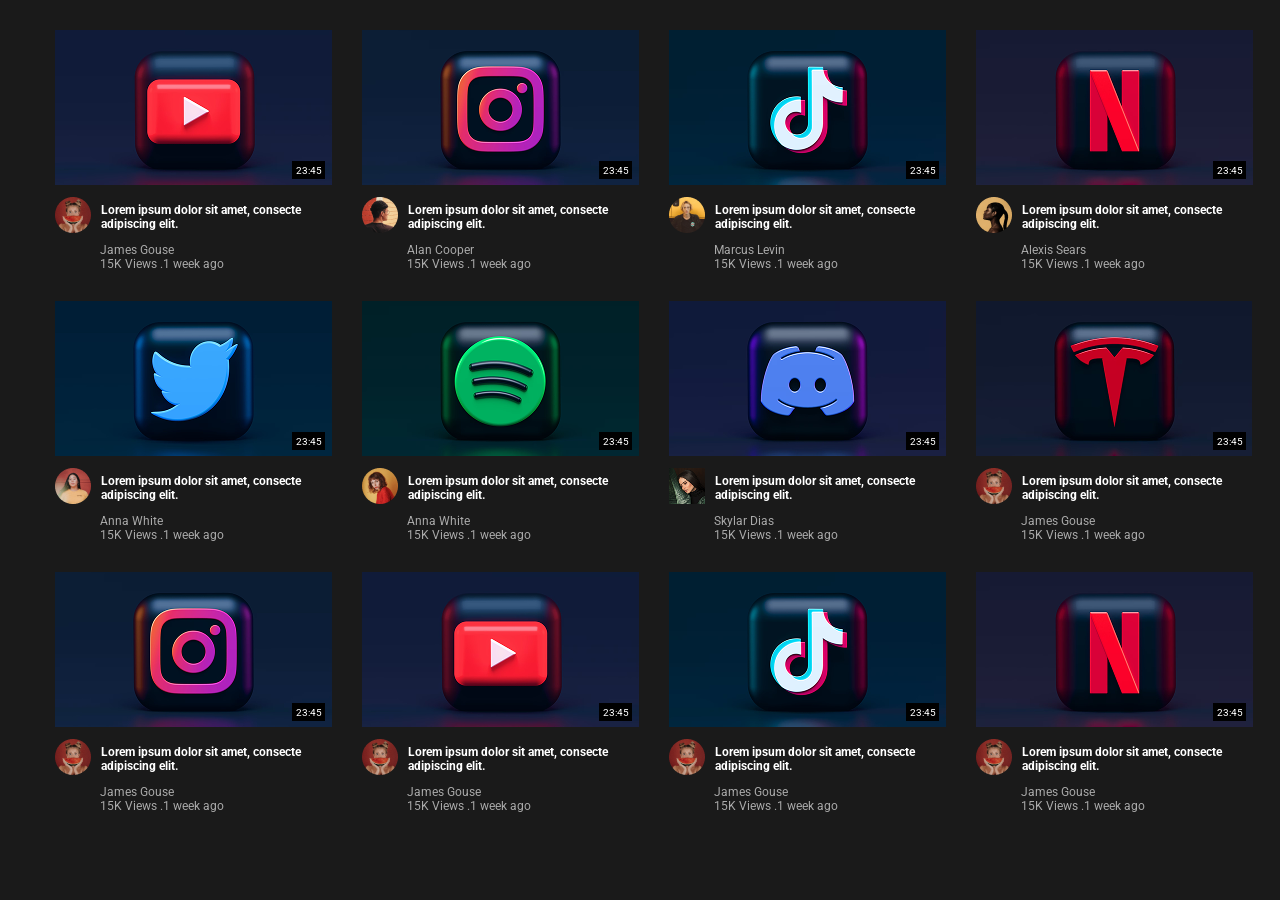
<file: index.html>
<!DOCTYPE html>
<html lang="en">

<head>
    <meta charset="UTF-8">
    <meta name="viewport" content="width=device-width, initial-scale=1.0">
    <link rel="stylesheet" href="https://cdnjs.cloudflare.com/ajax/libs/font-awesome/6.5.0/css/all.min.css">
    <link href="https://unpkg.com/aos@2.3.1/dist/aos.css" rel="stylesheet">
    <title>Document</title>
    <link rel="stylesheet" href="./assets/styles/main.css">
</head>

<body class="container">
    <div class="s1">
        <div class="time-style">
            <img class="images" src="./assets/main_pg-images/image 1 (2).png" alt="" data-aos="fade-down" data-aos-delay="100">
            <div class="time"data-aos="fade-down" data-aos-delay="200">
                <p>23:45</p>
            </div>
        </div>
        <div class="box">
            <div class="boxs" data-aos="fade-down" data-aos-delay="300">
                <div>
                    <img src="./assets/main_pg-images/user-pages/User-Avatar (7).png" alt="">
                </div>
                <span class="user-title">Lorem ipsum dolor sit amet, consecte 
                    adipiscing elit.</span>
            </div>
            <p>James Gouse <br>
                15K Views .1 week ago</p>
        </div>
    </div>
    <div class="s2">
        <div class="time-style">
            <img class="images" src="./assets/main_pg-images/image 1 (8).png" alt="" data-aos="fade-down" data-aos-delay="100">
            <div class="time" data-aos="fade-down" data-aos-delay="200">
                <p>23:45</p>
            </div>
        </div>
        <div class="box">
            <div class="boxs" data-aos="fade-down" data-aos-delay="300">
                <div>
                    <img src="./assets/main_pg-images/user-pages/User-Avatar.png" alt="">
                </div>
                <span class="user-title">Lorem ipsum dolor sit amet, consecte 
                    adipiscing elit.</span>
            </div>
            <p>Alan Cooper <br>
                15K Views .1 week ago</p>
        </div>
    </div>

    <div class="s3">
        <div class="time-style">
            <img class="images" src="./assets/main_pg-images/image 1 (7).png" alt=""data-aos="fade-down" data-aos-delay="100">
            <div class="time" data-aos="fade-down" data-aos-delay="200">
                <p>23:45</p>
            </div>
        </div>
        <div class="box">
            <div class="boxs"data-aos="fade-down" data-aos-delay="300">
                <div>
                    <img src="./assets/main_pg-images/user-pages/User-Avatar (2).png" alt="">
                </div>
                <span class="user-title">Lorem ipsum dolor sit amet, consecte 
                    adipiscing elit.</span>
            </div>
            <p>Marcus Levin <br>
                15K Views .1 week ago</p>
        </div>
    </div>
    <div class="s4">
        <div class="time-style">
            <img class="images" src="./assets/main_pg-images/image 1 (6).png" alt=""data-aos="fade-down" data-aos-delay="100">
            <div class="time" data-aos="fade-down" data-aos-delay="200">
                <p>23:45</p>
            </div>
        </div>
        <div class="box">
            <div class="boxs" data-aos="fade-down" data-aos-delay="300">
                <div>
                    <img src="./assets/main_pg-images/user-pages/User-Avatar (3).png" alt="">
                </div>
                <span class="user-title">Lorem ipsum dolor sit amet, consecte 
                    adipiscing elit.</span>
            </div>
            <p>Alexis Sears <br>
                15K Views .1 week ago</p>
        </div>
    </div>
    <div class="s5"  >
        <div class="time-style">
            <img class="images" src="./assets/main_pg-images/image 1 (5).png" alt="" data-aos="fade-down" data-aos-delay="100">
            <div class="time" data-aos="fade-down" data-aos-delay="200">
                <p>23:45</p>
            </div>
        </div>

        <div class="box">
            <div class="boxs" data-aos="fade-down" data-aos-delay="300">
                <div>
                    <img src="./assets/main_pg-images/user-pages/User-Avatar (5).png" alt="">
                </div>
                <span class="user-title">Lorem ipsum dolor sit amet, consecte
                    adipiscing elit.</span>
            </div>
            <p>Anna White <br>
                15K Views .1 week ago</p>
        </div>
        </div>
    <div class="s6">
        <div class="time-style">
            <img class="images" src="./assets/main_pg-images/image 1 (4).png" alt=""data-aos="fade-down" data-aos-delay="100">
            <div class="time" data-aos="fade-down" data-aos-delay="200">
                <p>23:45</p>
            </div>
        </div>
        <div class="box">
            <div class="boxs" data-aos="fade-down" data-aos-delay="300">
                <div>
                    <img src="./assets/main_pg-images/user-pages/User-Avatar (6).png" alt="">
                </div>
                <span  class="user-title">Lorem ipsum dolor sit amet, consecte 
                    adipiscing elit.</span>
            </div>
            <p>Anna White <br>
                15K Views .1 week ago</p>
        </div>
    </div>
    <div class="s7">
        <div class="time-style">
            <img class="images" src="./assets/main_pg-images/image 1 (3).png" alt="" data-aos="fade-down" data-aos-delay="100">
            <div class="time" data-aos="fade-down" data-aos-delay="200">
                <p>23:45</p>
            </div>
        </div>
        <div class="box">
            <div class="boxs" data-aos="fade-down" data-aos-delay="300">
                <div>
                    <img src="./assets/main_pg-images/user-pages/User-Avatar (4).png" alt="">
                </div>
                <span class="user-title">Lorem ipsum dolor sit amet, consecte 
                    adipiscing elit.</span>
            </div>
            <p>Skylar Dias<br>
                15K Views .1 week ago</p>
        </div>
    </div>
    <div class="s8">
        <div class="time-style">
            <img class="images" src="./assets/main_pg-images/image 1.png" alt="" data-aos="fade-down" data-aos-delay="100">
            <div class="time" data-aos="fade-down" data-aos-delay="200">
                <p>23:45</p>
            </div>
        </div>
        <div class="box">
            <div class="boxs"  data-aos="fade-down" data-aos-delay="300">
                <div>
                    <img src="./assets/main_pg-images/user-pages/User-Avatar (7).png" alt="">
                </div>
                <span class="user-title">Lorem ipsum dolor sit amet, consecte 
                    adipiscing elit.</span>
            </div>
            <p>James Gouse <br>
                15K Views .1 week ago</p>
        </div>
    </div>
    <div class="s9">
        <div class="time-style">
            <img class="images" src="./assets/main_pg-images/image 1 (8).png" alt=""  data-aos="fade-down" data-aos-delay="100">
            <div class="time" data-aos="fade-down" data-aos-delay="200">
                <p>23:45</p>
            </div>
        </div>
        <div class="box">
            <div class="boxs" data-aos="fade-down" data-aos-delay="300">
                <div>
                    <img src="./assets/main_pg-images/user-pages/User-Avatar (7).png" alt="">
                </div>
                <span class="user-title">Lorem ipsum dolor sit amet, consecte 
                    adipiscing elit.</span>
            </div>
            <p>James Gouse <br>
                15K Views .1 week ago</p>
        </div>
    </div>
    <div class="s10">
        <div class="time-style">
            <img class="images" src="./assets/main_pg-images/image 1 (2).png" alt=""  data-aos="fade-down" data-aos-delay="100">
            <div class="time" data-aos="fade-down" data-aos-delay="200">
                <p>23:45</p>
            </div>
        </div>
        <div class="box">
            <div class="boxs"data-aos="fade-down" data-aos-delay="300">
                <div>
                    <img src="./assets/main_pg-images/user-pages/User-Avatar (7).png" alt="">
                </div>
                <span class="user-title">Lorem ipsum dolor sit amet, consecte 
                    adipiscing elit.</span>
            </div>
            <p>James Gouse <br>
                15K Views .1 week ago</p>
        </div>
    </div>
    <div class="s11">
        <img class="images" src="./assets/main_pg-images/image 1 (7).png" alt="" data-aos="fade-down" data-aos-delay="100">
        <div class="time-style">
            <div class="time"data-aos="fade-down" data-aos-delay="200">
                <p>23:45</p>
            </div>
        </div>
        <div class="box">
            <div class="boxs"data-aos="fade-down" data-aos-delay="300">
                <div>
                    <img src="./assets/main_pg-images/user-pages/User-Avatar (7).png" alt="">
                </div>
                <span class="user-title">Lorem ipsum dolor sit amet, consecte 
                    adipiscing elit.</span>
            </div>
            <p>James Gouse <br>
                15K Views .1 week ago</p>
        </div>
    </div>
    <div class="s12">
        <div class="time-style">
            <img class="images" src="./assets/main_pg-images/image 1 (6).png" alt=""data-aos="fade-down" data-aos-delay="100">
            <div class="time" data-aos="fade-down" data-aos-delay="200">
                <p>23:45</p>
            </div>
        </div>
        <div class="box">
            <div class="boxs" data-aos="fade-down" data-aos-delay="100">
                <div>
                    <img src="./assets/main_pg-images/user-pages/User-Avatar (7).png" alt="">
                </div>
                <span class="user-title">Lorem ipsum dolor sit amet, consecte 
                    adipiscing elit.</span>
            </div>
            <p>James Gouse <br>
                15K Views .1 week ago</p>
        </div>
    </div>

    <footer  data-aos="fade-down" data-aos-delay="300">
             <div class="next-pages_link" >
        <div>
            <a href=""><i class="fa-solid fa-angles-left"></i></a>
        </div>
        <div>
            <a href="./assets/pages/secondary.html"><i class="fa-solid fa-angles-right"></i></a>
        </div>
    </div>
    </footer>

    <script src="https://unpkg.com/aos@2.3.1/dist/aos.js"></script>
    <script>
        AOS.init();
    </script>
</body>

</html>
</file>
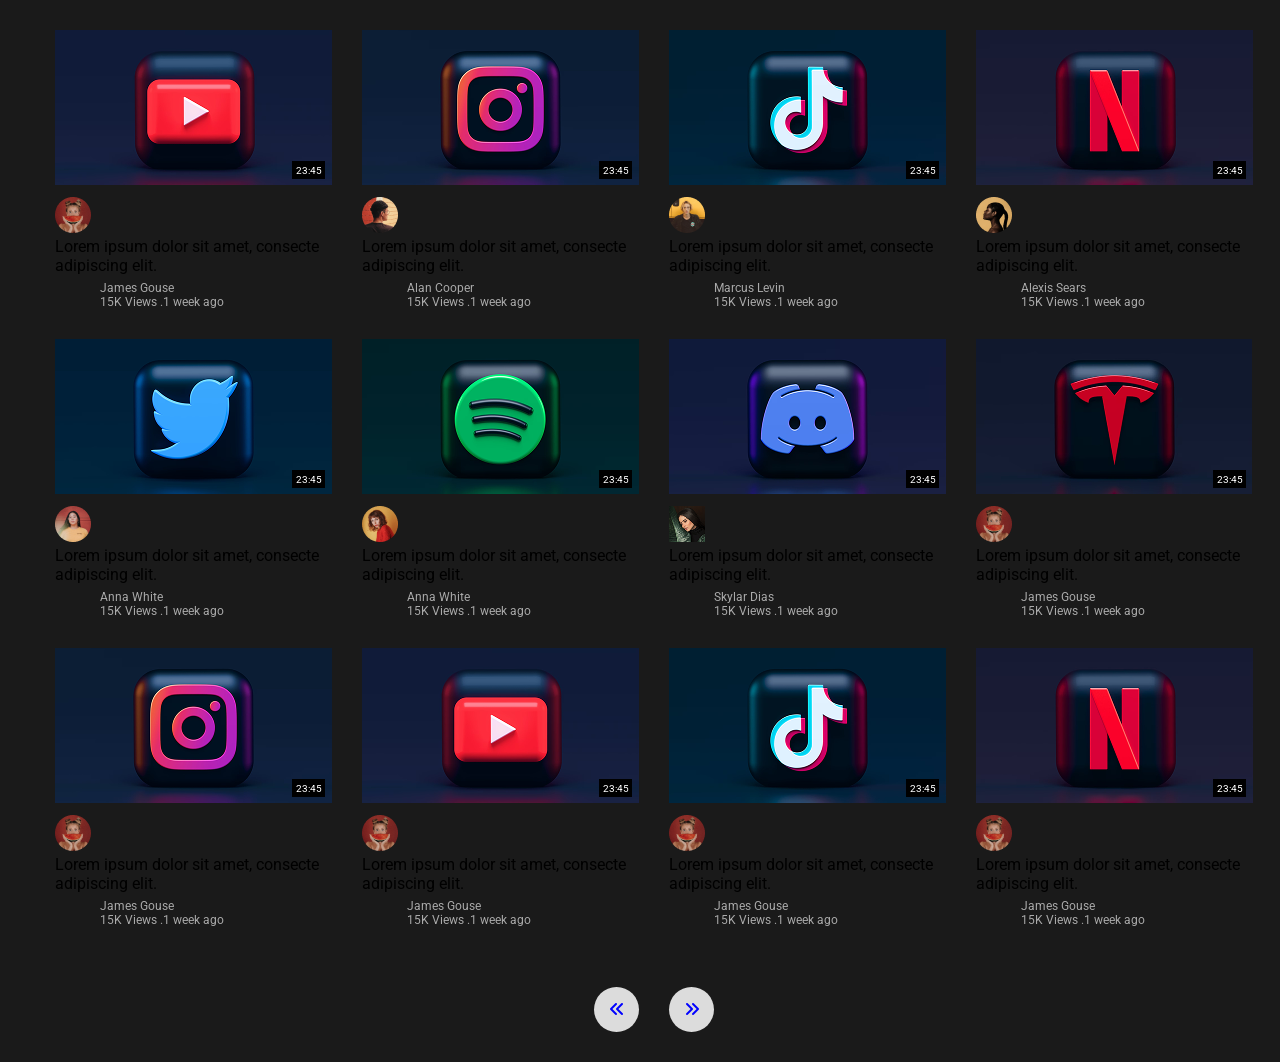
<file: assets/pages/index.html>
<!DOCTYPE html>
<html lang="en">

<head>
    <meta charset="UTF-8">
    <meta name="viewport" content="width=device-width, initial-scale=1.0">
    <link rel="stylesheet" href="https://cdnjs.cloudflare.com/ajax/libs/font-awesome/6.5.0/css/all.min.css">
    <title>Document</title>
    <link rel="stylesheet" href="../styles/main.css">
</head>

<body class="container">
    <div class="s1">
        <div class="time-style">
            <img class="images" src="../main_pg-images/image 1 (2).png" alt="">
            <div class="time">
                <p>23:45</p>
            </div>
        </div>
        <div class="box">
            <div class="box-in">
                <div>
                    <img src="../main_pg-images/user-pages/User-Avatar (7).png" alt="">
                </div>
                <span class="user-title">Lorem ipsum dolor sit amet, consecte 
                    adipiscing elit.</span>
            </div>
            <p>James Gouse <br>
                15K Views .1 week ago</p>
        </div>
    </div>
    <div class="s2">
        <div class="time-style">
            <img class="images" src="../main_pg-images/image 1 (8).png" alt="">
            <div class="time">
                <p>23:45</p>
            </div>
        </div>
        <div class="box">
            <div class="box-in">
                <div>
                    <img src="../main_pg-images/user-pages/User-Avatar.png" alt="">
                </div>
                <span class="user-title">Lorem ipsum dolor sit amet, consecte 
                    adipiscing elit.</span>
            </div>
            <p>Alan Cooper <br>
                15K Views .1 week ago</p>
        </div>
    </div>

    <div class="s3">
        <div class="time-style">
            <img class="images" src="../main_pg-images/image 1 (7).png" alt="">
            <div class="time">
                <p>23:45</p>
            </div>
        </div>
        <div class="box">
            <div class="box-in">
                <div>
                    <img src="../main_pg-images/user-pages/User-Avatar (2).png" alt="">
                </div>
                <span class="user-title">Lorem ipsum dolor sit amet, consecte 
                    adipiscing elit.</span>
            </div>
            <p>Marcus Levin <br>
                15K Views .1 week ago</p>
        </div>
    </div>
    <div class="s4">
        <div class="time-style">
            <img class="images" src="../main_pg-images/image 1 (6).png" alt="">
            <div class="time">
                <p>23:45</p>
            </div>
        </div>
        <div class="box">
            <div class="box-in">
                <div>
                    <img src="../main_pg-images/user-pages/User-Avatar (3).png" alt="">
                </div>
                <span class="user-title">Lorem ipsum dolor sit amet, consecte 
                    adipiscing elit.</span>
            </div>
            <p>Alexis Sears <br>
                15K Views .1 week ago</p>
        </div>
    </div>
    <div class="s5">
        <div class="time-style">
            <img class="images" src="../main_pg-images/image 1 (5).png" alt="">
            <div class="time">
                <p>23:45</p>
            </div>
        </div>

        <div class="box">
            <div class="box-in">
                <div>
                    <img src="../main_pg-images/user-pages/User-Avatar (5).png" alt="">
                </div>
                <span class="user-title">Lorem ipsum dolor sit amet, consecte
                    adipiscing elit.</span>
            </div>
            <p>Anna White <br>
                15K Views .1 week ago</p>
        </div>
        </div>
    <div class="s6">
        <div class="time-style">
            <img class="images" src="../main_pg-images/image 1 (4).png" alt="">
            <div class="time">
                <p>23:45</p>
            </div>
        </div>
        <div class="box">
            <div class="box-in">
                <div>
                    <img src="../main_pg-images/user-pages/User-Avatar (6).png" alt="">
                </div>
                <span  class="user-title">Lorem ipsum dolor sit amet, consecte 
                    adipiscing elit.</span>
            </div>
            <p>Anna White <br>
                15K Views .1 week ago</p>
        </div>
    </div>
    <div class="s7">
        <div class="time-style">
            <img class="images" src="../main_pg-images/image 1 (3).png" alt="">
            <div class="time">
                <p>23:45</p>
            </div>
        </div>
        <div class="box">
            <div class="box-in">
                <div>
                    <img src="../main_pg-images/user-pages/User-Avatar (4).png" alt="">
                </div>
                <span class="user-title">Lorem ipsum dolor sit amet, consecte 
                    adipiscing elit.</span>
            </div>
            <p>Skylar Dias<br>
                15K Views .1 week ago</p>
        </div>
    </div>
    <div class="s8">
        <div class="time-style">
            <img class="images" src="../main_pg-images/image 1.png" alt="">
            <div class="time">
                <p>23:45</p>
            </div>
        </div>
        <div class="box">
            <div class="box-in">
                <div>
                    <img src="../main_pg-images/user-pages/User-Avatar (7).png" alt="">
                </div>
                <span class="user-title">Lorem ipsum dolor sit amet, consecte 
                    adipiscing elit.</span>
            </div>
            <p>James Gouse <br>
                15K Views .1 week ago</p>
        </div>
    </div>
    <div class="s9">
        <div class="time-style">
            <img class="images" src="../main_pg-images/image 1 (8).png" alt="">
            <div class="time">
                <p>23:45</p>
            </div>
        </div>
        <div class="box">
            <div class="box-in">
                <div>
                    <img src="../main_pg-images/user-pages/User-Avatar (7).png" alt="">
                </div>
                <span class="user-title">Lorem ipsum dolor sit amet, consecte 
                    adipiscing elit.</span>
            </div>
            <p>James Gouse <br>
                15K Views .1 week ago</p>
        </div>
    </div>
    <div class="s10">
        <div class="time-style">
            <img class="images" src="../main_pg-images/image 1 (2).png" alt="">
            <div class="time">
                <p>23:45</p>
            </div>
        </div>
        <div class="box">
            <div class="box-in">
                <div>
                    <img src="../main_pg-images/user-pages/User-Avatar (7).png" alt="">
                </div>
                <span class="user-title">Lorem ipsum dolor sit amet, consecte 
                    adipiscing elit.</span>
            </div>
            <p>James Gouse <br>
                15K Views .1 week ago</p>
        </div>
    </div>
    <div class="s11">
        <img class="images" src="../main_pg-images/image 1 (7).png" alt="">
        <div class="time-style">
            <div class="time">
                <p>23:45</p>
            </div>
        </div>
        <div class="box">
            <div class="box-in">
                <div>
                    <img src="../main_pg-images/user-pages/User-Avatar (7).png" alt="">
                </div>
                <span class="user-title">Lorem ipsum dolor sit amet, consecte 
                    adipiscing elit.</span>
            </div>
            <p>James Gouse <br>
                15K Views .1 week ago</p>
        </div>
    </div>
    <div class="s12">
        <div class="time-style">
            <img class="images" src="../main_pg-images/image 1 (6).png" alt="">
            <div class="time">
                <p>23:45</p>
            </div>
        </div>
        <div class="box">
            <div class="box-in">
                <div>
                    <img src="../main_pg-images/user-pages/User-Avatar (7).png" alt="">
                </div>
                <span class="user-title">Lorem ipsum dolor sit amet, consecte 
                    adipiscing elit.</span>
            </div>
            <p>James Gouse <br>
                15K Views .1 week ago</p>
        </div>
    </div>

    <footer>
             <div class="next-pages_link">
        <div>
            <a href=""><i class="fa-solid fa-angles-left"></i></a>
        </div>
        <div>
            <a href="./secondary.html"><i class="fa-solid fa-angles-right"></i></a>
        </div>
    </div>
    </footer>
</body>

</html>
</file>
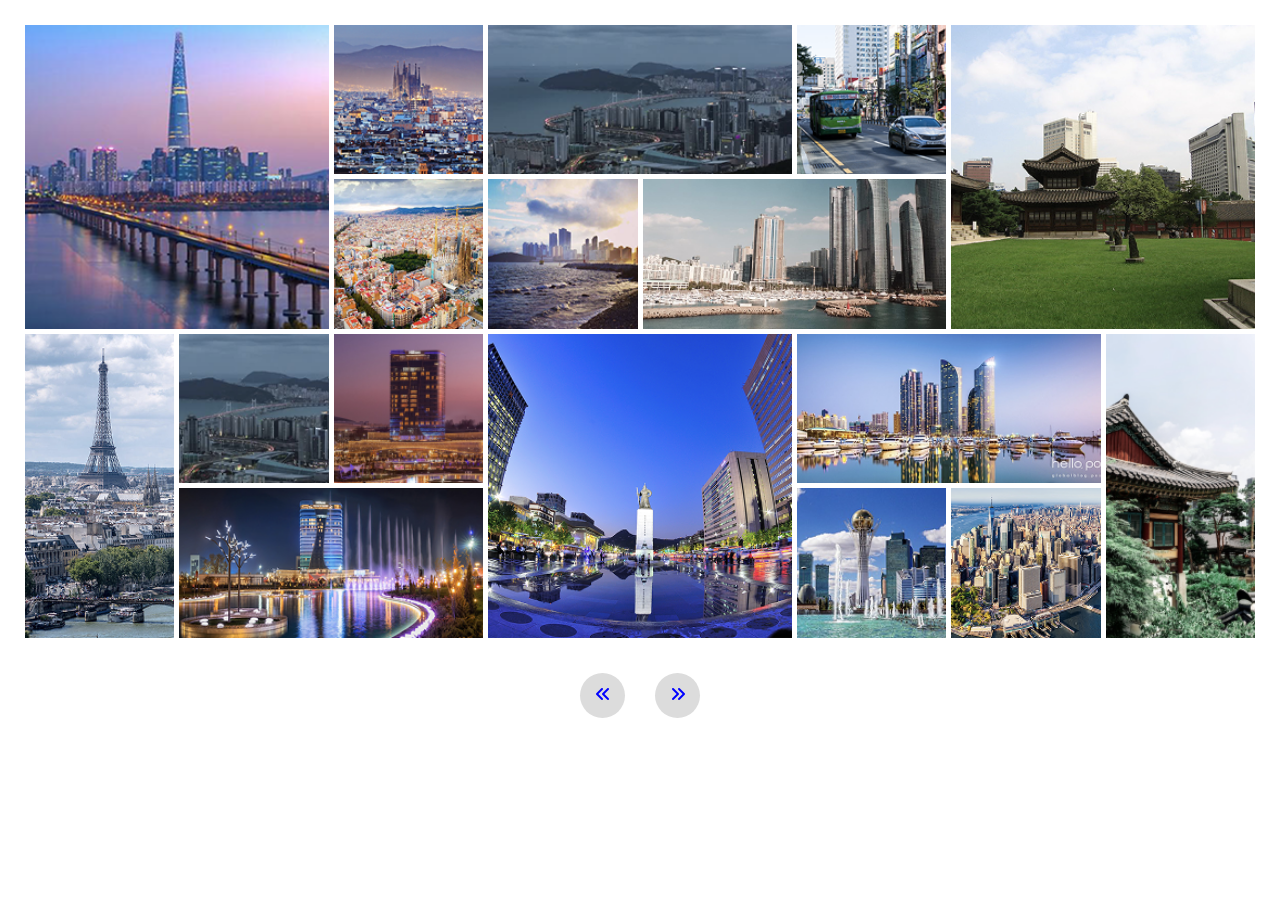
<file: assets/pages/secondary.html>
<!DOCTYPE html>
<html lang="en">

<head>
    <meta charset="UTF-8">
    <meta name="viewport" content="width=device-width, initial-scale=1.0">
    <link rel="stylesheet" href="https://cdnjs.cloudflare.com/ajax/libs/font-awesome/6.5.0/css/all.min.css">
    <title>Document</title>
    <link rel="stylesheet" href="../styles/secondary.css">
</head>

<body class="container">
    <div class="box"><img src="../seconday_pf-images/image 1 (1).png" alt=""></div>
    <div class="box2"><img src="../seconday_pf-images/Frame 3.png" alt=""></div>
    <div class="box3"><img src="../seconday_pf-images/image 9-1.png" alt=""></div>
    <div class="box4"><img src="../seconday_pf-images/Frame 8.png" alt=""></div>
    <div class="box5"><img src="../seconday_pf-images/Frame 2.png" alt=""></div>
    <div class="box6"><img src="../seconday_pf-images/Frame 4.png" alt=""></div>
    <div class="box7"><img src="../seconday_pf-images/Frame 6.png" alt=""></div>
    <div class="box8"><img src="../seconday_pf-images/Frame 7.png" alt=""></div>
    <div class="box9"><img src="../seconday_pf-images/paris.png" alt=""></div>
    <div class="box10"><img src="../seconday_pf-images/image 9-1.png" alt=""></div>
    <div class="box11"><img src="../seconday_pf-images/Frame 12.png" alt=""></div>
    <div class="box12"><img src="../seconday_pf-images/Frame 13.png" alt=""></div>
    <div class="box13"><img src="../seconday_pf-images/Frame 14.png" alt=""></div>
    <div class="box14"><img src="../seconday_pf-images/Frame 18.png" alt=""></div>
    <div class="box15"><img src="../seconday_pf-images/Frame 11.png" alt=""></div>
    <div class="box16"><img src="../seconday_pf-images/Frame 17.png" alt=""></div>
    <div class="box17"><img src="../seconday_pf-images/Frame 19.png" alt=""></div>

<footer>
    <div class="next-pages_link">
        <div>
            <a href="../pages/index.html"><i class="fa-solid fa-angles-left"></i></a>
        </div>
        <div>
            <a href="../pages/thirth.html"><i class="fa-solid fa-angles-right"></i></a>
        </div>
    </div>
</footer>
</body>

</html>
</file>
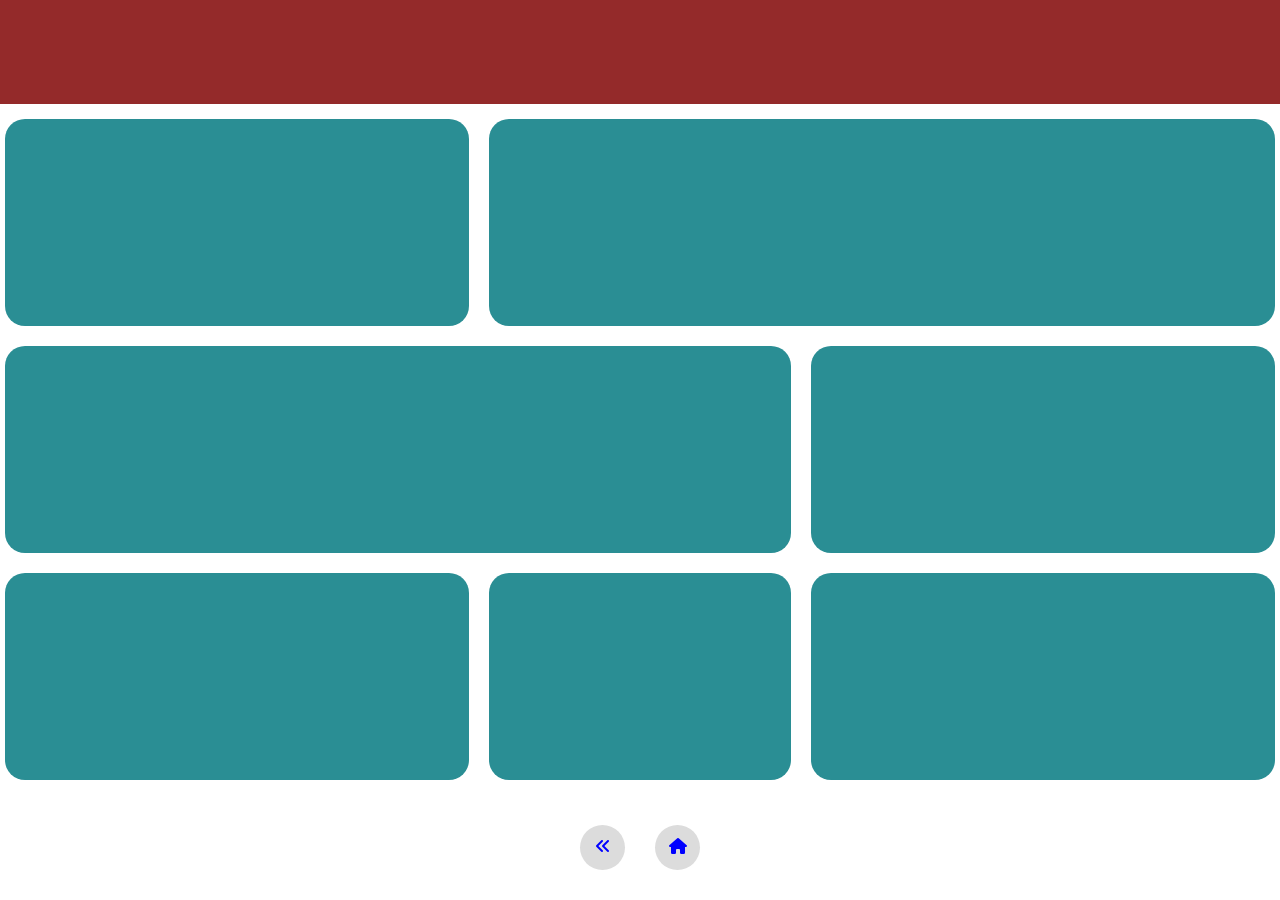
<file: assets/pages/thirth.html>
<!DOCTYPE html>
<html lang="en">

<head>
    <meta charset="UTF-8">
    <meta name="viewport" content="width=device-width, initial-scale=1.0">
    <link rel="stylesheet" href="https://cdnjs.cloudflare.com/ajax/libs/font-awesome/6.5.0/css/all.min.css">
    <title>Document</title>
    <link rel="stylesheet" href="../styles/thirth.css">
</head>

<body>
    <header></header>
    <section class="s1"></section>
    <section class="s2"></section>
    <section class="s3"></section>
    <section class="s4"></section>
    <section class="s5"></section>
    <section class="s6"></section>
    <section class="s7"></section>

    <footer>
        <div class="next-pages_link">
            <div>
                <a href="../pages/secondary.html"><i class="fa-solid fa-angles-left"></i></a>
            </div>
            <div>
                <a href=""><i class="fa-solid fa-house"></i></a>
            </div>
        </div>
    </footer>
</body>

</html>
</file>
<file: assets/styles/main.css>
@import url('https://fonts.googleapis.com/css2?family=Roboto:ital,wdth,wght@0,75..100,100..900;1,75..100,100..900&display=swap');

* {
    margin: 0;
    padding: 0;
    box-sizing: border-box;
    font-family: 'Roboto';
}
body {
    width: 100%;
    height: 100vh;
    max-width: 1230px;
    margin: 0 auto;
    gap: 30px;
    display: grid;
    grid-template-columns: repeat(8, 1fr);
    grid-template-rows: repeat(3, 1fr);
    grid-template-areas:
        's1 s1 s2 s2 s3 s3 s4 s4'
        's5 s5 s6 s6 s7 s7 s8 s8'
        's9 s9 s10 s10 s11 s11 s12 s12'
        'f f f f f f f f';
    background-color: rgba(26, 26, 26, 1);
    padding: 30px;
}
.container{
    max-width: 1230px;
    margin: 0 auto;
}
.s1 {
    grid-area: s1;
    width: 277px;
    background-color: transparent;

}
.time-style {
    position: relative;
}
.s2 {
    grid-area: s2;
    width: 277px;
    background-color: transparent;
}
.box {
    display: flex;
    flex-direction: column;
    gap: 6px;
    margin-top: 8px;
}
.time {
    width: 33px;
    height: 18px;
    background-color: rgba(0, 0, 0, 1);
    display: flex;
    align-items: center;
    justify-content: center;
    position: absolute;
    right: 7px;
    bottom: 10px;
}
.time p {
    color: white;
    font-size: 10px;
}
.boxs {
    display: flex;
    align-items: center;
    gap: 10px;
}
.boxs .user-title {
    font-weight: 700;
    color: rgba(255, 255, 255, 1);
    font-size: 12px;
}
.box p {
    color: rgba(170, 170, 170, 1);
    margin-left: 45px;
    font-size: 12px;
}
.s3 {
    grid-area: s3;
    position: relative;
    width: 277px;
    background-color: transparent;

}
.s4 {
    grid-area: s4;
    position: relative;
    width: 277px;
    background-color: transparent;

}
.s5 {
    grid-area: s5;

}
.s6 {
    grid-area: s6;
    width: 277px;
    background-color: transparent;
    position: relative;

}
.s7 {
    grid-area: s7;
    width: 277px;
    background-color: transparent;
    position: relative;

}
.s8 {
    grid-area: s8;
    width: 277px;
    background-color: transparent;
    position: relative;

}
.s9 {
    grid-area: s9;

}
.s10 {
    grid-area: s10;
    width: 277px;
    background-color: transparent;
    position: relative;

}
.s11 {
    grid-area: s11;
    width: 277px;
    background-color: transparent;
    position: relative;

}
.s12 {
    grid-area: s12;
    width: 277px;
    background-color: transparent;
    position: relative;

}
footer {
    grid-area: f;
    width: 100%;
    padding: 30px 0;
    background-color: transparent;
    display: flex;
    justify-content: center;
    align-items: center;
}
.next-pages_link {
    display: flex;
    gap: 30px;
}
.next-pages_link div{
    height: 45px;
    width: 45px;
    display: flex;
    align-items: center;
    justify-content: center;
    border-radius: 50%;
    transition: all 0.2s ease;
    text-align: center;
    background-color: gainsboro;
}
.next-pages_link a{
    color: blue;
}
.next-pages_link div:hover{
    color: white;
    cursor: pointer;
    transition: all 0.3s ease;
    background-color: darkgrey;
} 
@media (max-width:1024px) {
    body {
        grid-template-areas:
            's1 s1 s2 s2 s3 s3'
            's4 s4 s5 s5 s6 s6'
            ' s7 s7 s8 s8 s9 s9'
            ' s10 s10 s11 s11 s12 s12'
            'f f f f f f f f';
    }
}
@media (max-width:500px) {
    body {
        grid-template-areas:
        's1 s1''s2 s2''s3 s3''s4 s4''s5 s5''s6 s6''s7 s7'
        's8 s8''s9 s9''s10 s10''s11 s11''s12 s12''f';
        display: flex;
        justify-content: center;
        flex-wrap: wrap;
        align-items: center;
    }
}
</file>
<file: assets/styles/secondary.css>
* {
    margin: 0;
    padding: 0;
    box-sizing: border-box;
}

body {
    width: 100%;
    height: 100%;
    display: grid;
    grid-template-columns: repeat(8, 1fr);
    grid-template-rows: repeat(4, 1fr);
    grid-template-areas:
        'b b b2 b3 b3 b4 b5 b5'
        'b b b6 b7 b8 b8 b5 b5'
        'b9 b10 b11 b12 b12 b13 b13 b14'
        'b9 b15 b15 b12 b12 b16 b17 b14'
        'f f f f f f f f' ;
    gap: 5px;
    padding-top: 25px;

}

.container {
    max-width: 1230px;
    margin: 0 auto;
}



.box {
    grid-area: b;
}

.box img,
.box2 img,
.box3 img,
.box4 img,
.box5 img,
.box6 img,
.box7 img,
.box8 img,
.box9 img,
.box10 img,
.box11 img,
.box12 img,
.box13 img,
.box14 img,
.box15 img,
.box16 img,
.box17 img {
    width: 100%;
    height: 100%;
    object-fit: cover;
    display: block;
}

.box2 {
    grid-area: b2;
}

.box3 {

    grid-area: b3;
}

.box4 {
    grid-area: b4;
}

.box5 {
    grid-area: b5;
}

.box6 {
    grid-area: b6;
}

.box7 {
    grid-area: b7;
}

.box8 {
    grid-area: b8;
}

.box9 {
    grid-area: b9;
}

.box10 {
    grid-area: b10;
}

.box11 {
    grid-area: b11;
}

.box12 {
    grid-area: b12;
}

.box13 {
    grid-area: b13;
}

.box14 {
    grid-area: b14;
}
.box15 {
    grid-area: b15;
}
.box16 {
    grid-area: b16;
}
.box17 {
    grid-area: b17;
}
footer {
    grid-area: f;
    width: 100%;
    padding: 30px 0;
    background-color: transparent;
    display: flex;
    justify-content: center;
    align-items: center;
}

.next-pages_link {
    display: flex;
    gap: 30px;
}

.next-pages_link div {
    height: 45px;
    width: 45px;
    display: flex;
    align-items: center;
    justify-content: center;
    border-radius: 50%;
    transition: all 0.2s ease;
    text-align: center;
    background-color:gainsboro;
}

.next-pages_link a {
    color: blue;
}

.next-pages_link div:hover {
    color: white;
    cursor: pointer;
    transition: all 0.3s ease;
    background-color: darkgrey;
}
@media(max-width: 500px) {
        body {
            display: grid;
            grid-template-columns: 1fr;
            grid-template-rows: auto;
            gap: 10px;
            grid-template-areas:
            'b''b2''b3''b4''b5''b6''b7''b8''b9'
            'b10''b11''b12''b13''b14''b15''b16''b17'
            'f';
        }
    
   .box img,
   .box2 img,
   .box3 img,
   .box4 img,
   .box5 img,
   .box6 img,
   .box7 img,
   .box8 img,
   .box9 img,
   .box10 img,
   .box11 img,
   .box12 img,
   .box13 img,
   .box14 img,
   .box15 img,
   .box16 img,
   .box17 img {
       width: 100%;
       height: auto;
       object-fit: cover;
   }
  footer {
      padding: 20px 0;
  }
  
  .next-pages_link {
      flex-direction: row;
      justify-content: center;
      gap: 20px;
      padding: 0 10px;
  }
  
  .next-pages_link div {
      height: 40px;
      width: 40px;
  }
  
  .next-pages_link a {
      font-size: 18px;
  }
}
</file>
<file: assets/styles/thirth.css>
* {
    margin: 0;
    padding: 0;
    box-sizing: border-box;
}

body {
    width: 100%;
    height: 100vh;
    gap: 10px;
    display: grid;
    grid-template-columns: repeat(8, 1fr);
    grid-template-rows: repeat(7, 1fr);
    grid-template-areas:
        'h h h h h h h h'
        's1 s1 s1 s2 s2 s2 s2 s2'
        's1 s1 s1 s2 s2 s2 s2 s2'
        's3 s3 s3 s3 s3 s4 s4 s4'
        's3 s3 s3 s3 s3 s4 s4 s4'
        's5 s5 s5 s6 s6 s7 s7 s7'
        's5 s5 s5 s6 s6 s7 s7 s7'
        'f f f f f f f f';
}
header {
    grid-area: h;
    background-color: rgba(148, 42, 42, 1);
}
section{
    margin: 5px;
}
.s1 {
    grid-area: s1;
    background-color: rgba(42, 142, 148, 1);
    border-radius: 20px;

}

.s2 {
    grid-area: s2;
    background-color: rgba(42, 142, 148, 1);
    border-radius: 20px;
}

.s3 {
    grid-area: s3;
    background-color: rgba(42, 142, 148, 1);
    border-radius: 20px;
}

.s4 {
    grid-area: s4;
    background-color: rgba(42, 142, 148, 1);
    border-radius: 20px;
}

.s5 {
    grid-area: s5;
    background-color: rgba(42, 142, 148, 1);
    border-radius: 20px;
}

.s6 {
    grid-area: s6;
    background-color: rgba(42, 142, 148, 1);
    border-radius: 20px;
}

.s7 {
    grid-area: s7;
    background-color: rgba(42, 142, 148, 1);
    border-radius: 20px;
}

footer {
    grid-area: f;
    width: 100%;
    padding: 30px 0;
    background-color: transparent;
    display: flex;
    justify-content: center;
    align-items: center;
}

.next-pages_link {
    display: flex;
    gap: 30px;
}

.next-pages_link div {
    height: 45px;
    width: 45px;
    display: flex;
    align-items: center;
    justify-content: center;
    border-radius: 50%;
    transition: all 0.2s ease;
    text-align: center;
    background-color: gainsboro;
}

.next-pages_link a {
    color: blue;
}

.next-pages_link div:hover {
    color: white;
    cursor: pointer;
    transition: all 0.3s ease;
    background-color: darkgrey;
}
@media (max-width:1100px) {
    body {
        grid-template-areas:
            'h h h h h h h h'
            's1 s1 s1 s1 s2 s2 s2 s2'
            's1 s1 s1 s1 s2 s2 s2 s2'
            's3 s3 s3 s3 s4 s4 s4 s4'
            's3 s3 s3 s3 s4 s4 s4 s4'
            's5 s5 s5 s6 s6 s7 s7 s7'
            's5 s5 s5 s6 s6 s7 s7 s7'
            'f f f f f f f f';
    }

}

@media (max-width:900px) {
    body {
        grid-template-areas:
            'h h h h h h h h'
            's1 s1 s1 s1 s1 s1 s1 s1'
            's2 s2 s2 s2 s2 s2 s2 s2'
            's3 s3 s3 s3 s3 s3 s3 s3'
            's4 s4 s4 s4 s4 s4 s4 s4'
            's5 s5 s5 s5 s5 s5 s5 s5'
            's6 s6 s6 s6 s6 s6 s6 s6'
            's7 s7 s7 s7 s7 s7 s7 s7'
            'f f f f f f f f';
    }
    footer {
        padding: 20px 0;
    }
    .next-pages_link {
        flex-direction: row;
        justify-content: center;
        gap: 20px;
        padding: 0 10px;
    }
    .next-pages_link div {
        height: 40px;
        width: 40px;
    }
    .next-pages_link a {
        font-size: 18px;
    }
}
</file>
